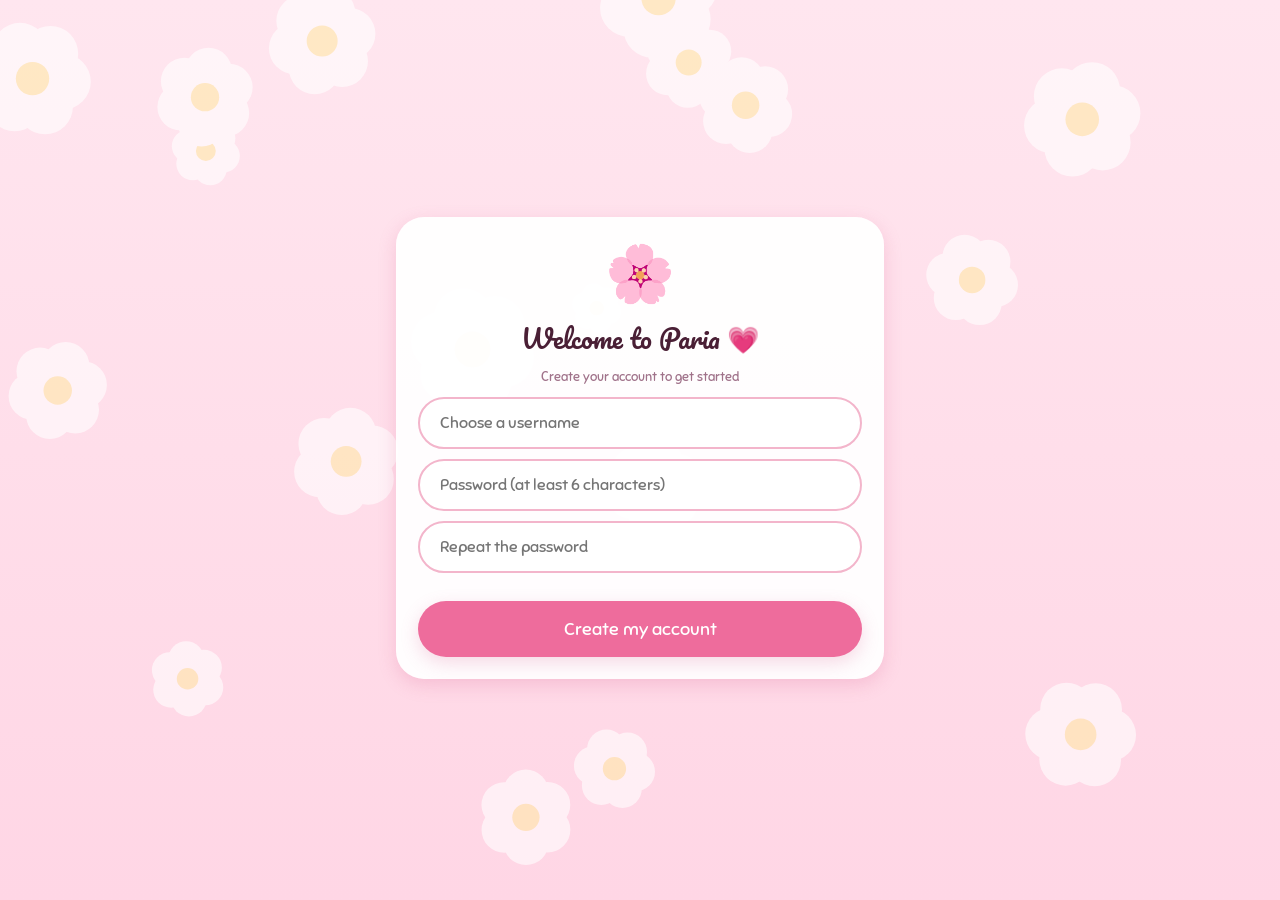
<file: index.html>
<!doctype html>
<html lang="en">
<head>
  <meta charset="utf-8">
  <meta name="viewport" content="width=device-width, initial-scale=1, viewport-fit=cover">
  <title>Paria</title>
  <meta name="apple-mobile-web-app-capable" content="yes">
  <meta name="mobile-web-app-capable" content="yes">
  <meta name="apple-mobile-web-app-title" content="Paria">
  <meta name="apple-mobile-web-app-status-bar-style" content="default">
  <meta name="theme-color" content="#FFD6E5">
  <link rel="manifest" href="manifest.webmanifest">
  <link rel="apple-touch-icon" sizes="180x180" href="icons/apple-touch-icon.png">
  <link rel="icon" type="image/png" href="icons/favicon-32.png">
  <link rel="preconnect" href="https://fonts.googleapis.com">
  <link rel="preconnect" href="https://fonts.gstatic.com" crossorigin>
  <link href="https://fonts.googleapis.com/css2?family=Pacifico&family=Sniglet&display=swap" rel="stylesheet">
  <link rel="stylesheet" href="styles.css">
</head>
<body>
  <canvas id="bg" aria-hidden="true"></canvas>
  <div id="app"></div>
  <div id="toast" role="status"></div>
  <script src="config.js"></script>
  <script src="messages.js"></script>
  <script src="app.js"></script>
</body>
</html>
</file>
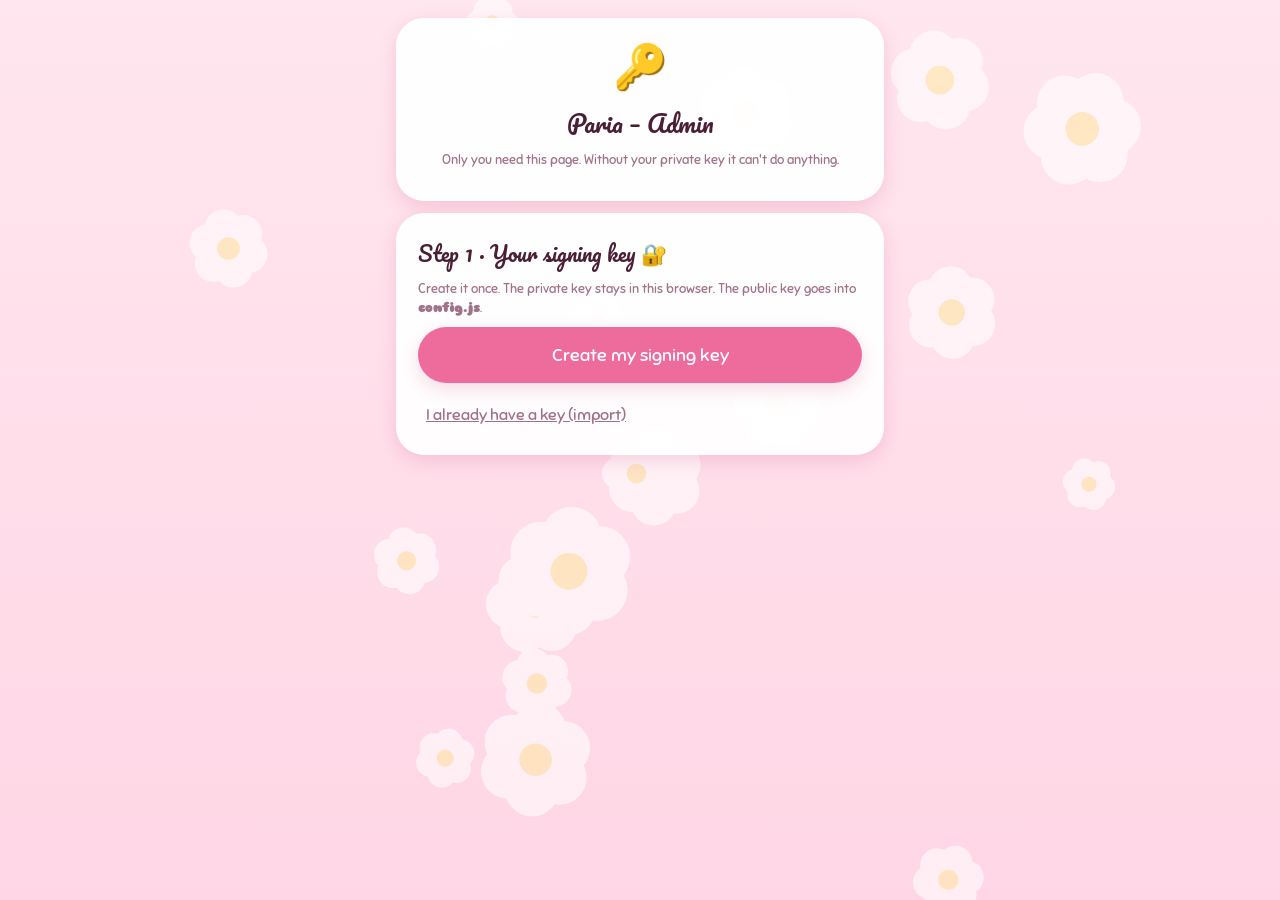
<file: admin.html>
<!doctype html>
<html lang="en">
<head>
  <meta charset="utf-8">
  <meta name="viewport" content="width=device-width, initial-scale=1, viewport-fit=cover">
  <meta name="robots" content="noindex">
  <title>Paria – Admin</title>
  <link rel="icon" type="image/png" href="icons/favicon-32.png">
  <link href="https://fonts.googleapis.com/css2?family=Pacifico&family=Sniglet&display=swap" rel="stylesheet">
  <link rel="stylesheet" href="styles.css">
  <style>
    #app{padding-bottom:40px}
    .a-card{text-align:left;margin-top:12px}
    .a-card h2{font-family:var(--display);font-weight:400;font-size:21px;margin:0 0 6px}
    .mono{font-family:ui-monospace,Menlo,monospace;font-size:12px;word-break:break-all}
    select.field{appearance:none;-webkit-appearance:none}
    .hist{border-top:2px dotted #F3B5CB;padding:10px 0}
    .hist:first-child{border-top:0}
    .ok{color:#1d7a4a}.warn{color:#B0402A}
    .row2.tight{margin-top:10px}
    .btn.small{height:42px;font-size:15px}
  </style>
</head>
<body>
<canvas id="bg" aria-hidden="true"></canvas>
<div id="app" style="display:block">
  <div class="card" style="margin-top:6px"><span class="big-emoji" style="font-size:44px">🔑</span>
    <h1 class="display" style="font-size:24px">Paria – Admin</h1>
    <p class="sub">Only you need this page. Without your private key it can't do anything.</p></div>

  <div class="card a-card" id="keyCard"></div>

  <div class="card a-card" id="approveCard" style="display:none">
    <h2>Approve a payment ✅</h2>
    <p class="sub">After you have seen the receipt on Telegram, enter her username and make the activation code.</p>
    <input class="field" id="user" placeholder="Her username" autocapitalize="none" autocorrect="off" spellcheck="false">
    <select class="field" id="months">
      <option value="1" selected>1 month</option><option value="2">2 months</option>
      <option value="3">3 months</option><option value="6">6 months</option><option value="12">12 months</option>
    </select>
    <div class="err" id="err"></div>
    <button class="btn" id="make">Approve &amp; make code</button>
    <div id="result"></div>
  </div>

  <div class="card a-card" id="histCard" style="display:none"><h2>Codes I made 🧾</h2><div id="hist"></div></div>
</div>
<div id="toast" role="status"></div>
<script src="config.js"></script>
<script>
(function(){
  'use strict';
  const cfg = window.PARIA_CONFIG || {}, enc = new TextEncoder();
  const KEY='paria_admin_priv', HIST='paria_admin_hist';
  const $ = s => document.querySelector(s);
  const esc = s => String(s).replace(/[&<>"']/g,c=>({'&':'&amp;','<':'&lt;','>':'&gt;','"':'&quot;',"'":'&#39;'}[c]));
  const get=(k,d)=>{try{const v=localStorage.getItem(k);return v===null?d:JSON.parse(v)}catch(e){return d}};
  const set=(k,v)=>localStorage.setItem(k,JSON.stringify(v));
  const dayNum=(d=new Date())=>Math.floor(Date.UTC(d.getFullYear(),d.getMonth(),d.getDate())/86400000);
  const fmt=n=>new Intl.DateTimeFormat('en-US',{timeZone:'UTC',weekday:'long',month:'long',day:'numeric',year:'numeric'}).format(new Date(n*86400000));
  const b64u=buf=>{let s='';new Uint8Array(buf).forEach(b=>s+=String.fromCharCode(b));return btoa(s).replace(/\+/g,'-').replace(/\//g,'_').replace(/=+$/,'')};
  function toast(m){const t=$('#toast');t.textContent=m;t.classList.add('show');clearTimeout(toast.t);toast.t=setTimeout(()=>t.classList.remove('show'),2400)}
  async function copy(txt){try{await navigator.clipboard.writeText(txt);return true}catch(e){const ta=document.createElement('textarea');ta.value=txt;ta.style.cssText='position:fixed;opacity:0';document.body.appendChild(ta);ta.select();let ok=false;try{ok=document.execCommand('copy')}catch(_){}ta.remove();return ok}}

  const pubOf = priv => ({kty:priv.kty,crv:priv.crv,x:priv.x,y:priv.y});
  async function genKey(){
    const kp = await crypto.subtle.generateKey({name:'ECDSA',namedCurve:'P-256'},true,['sign','verify']);
    set(KEY, await crypto.subtle.exportKey('jwk', kp.privateKey));
    renderKey();
  }
  function renderKey(){
    const priv = get(KEY,null), c = $('#keyCard');
    if(!priv){
      c.innerHTML = `<h2>Step 1 · Your signing key 🔐</h2>
        <p class="sub">Create it once. The private key stays in this browser. The public key goes into <b>config.js</b>.</p>
        <button class="btn" id="gen">Create my signing key</button>
        <button class="link" id="imp">I already have a key (import)</button>`;
      $('#approveCard').style.display='none'; $('#histCard').style.display='none';
      $('#gen').onclick = genKey;
      $('#imp').onclick = () => {
        const t = prompt('Paste your PRIVATE key backup here:'); if(!t) return;
        try{ const k=JSON.parse(t); if(!k.d||!k.x||!k.y) throw 0; set(KEY,k); renderKey(); }catch(e){ toast('That is not a valid key'); }
      };
      return;
    }
    const pub = JSON.stringify(pubOf(priv));
    const match = cfg.PUBLIC_KEY && cfg.PUBLIC_KEY.x===priv.x && cfg.PUBLIC_KEY.y===priv.y;
    c.innerHTML = `<h2>Your signing key 🔐</h2>
      <p class="${match?'ok':'warn'}">${match?'✅ The app (config.js) already has this key. You are ready to approve payments.':'⚠️ config.js does not have this public key yet. Copy the line below into config.js (PUBLIC_KEY), commit, and wait a minute.'}</p>
      <p class="sub">Public key (safe to share):</p>
      <div class="note-box mono">PUBLIC_KEY: ${esc(pub)},</div>
      <div class="row2 tight"><button class="btn small" id="cpub">Copy public key line</button><button class="btn small ghost" id="cpriv">Backup private key</button></div>
      <p class="sub" style="margin-top:10px">⚠️ “Backup private key” copies your secret key. Save it in a safe place (password manager). Anyone who has it can create codes.</p>`;
    $('#cpub').onclick = async()=>toast((await copy('PUBLIC_KEY: '+pub+','))?'Copied ✓':'Could not copy');
    $('#cpriv').onclick = async()=>{ if(confirm('This copies your SECRET key. Keep it private. Continue?')) toast((await copy(JSON.stringify(priv)))?'Private key copied ✓ save it somewhere safe':'Could not copy'); };
    $('#approveCard').style.display='block'; $('#histCard').style.display='block';
    renderHist();
  }

  async function makeCode(){
    const err=$('#err'); err.textContent='';
    const u=$('#user').value.trim().toLowerCase(), months=Number($('#months').value);
    if(!/^[a-z0-9_.]{3,24}$/.test(u)){ err.textContent="Enter her username exactly as she wrote it (3–24 letters/numbers)."; return; }
    const priv=get(KEY,null); if(!priv) return;
    const hist=get(HIST,[]); const last=hist.filter(h=>h.u===u).reduce((m,h)=>Math.max(m,h.e),0);
    const start=Math.max(dayNum(), last+1);
    const e = start + (cfg.DAYS_PER_MONTH||30)*months - 1;
    const data = enc.encode(JSON.stringify({u,e}));
    const key = await crypto.subtle.importKey('jwk',priv,{name:'ECDSA',namedCurve:'P-256'},false,['sign']);
    const sig = await crypto.subtle.sign({name:'ECDSA',hash:'SHA-256'},key,data);
    const code = 'PARIA1.'+b64u(data)+'.'+b64u(sig);
    hist.unshift({u,e,code,at:Date.now()}); set(HIST,hist.slice(0,100));
    showResult(u,e,code); renderHist();
  }
  const msgFor=(e,code)=>`Hi Paria 💗 Thank you! Your access is open until ${fmt(e)}.\nIn the app tap “Unlock for 1 month”, paste this code and you are in:\n\n${code}`;
  function showResult(u,e,code){
    $('#result').innerHTML = `<div class="note-box"><b class="ok">✅ Approved: ${esc(u)}</b><br>Access until <b>${esc(fmt(e))}</b></div>
      <p class="sub" style="margin-top:10px">Code:</p><div class="note-box mono" id="codebox">${esc(code)}</div>
      <div class="row2 tight"><button class="btn small" id="ccode">Copy code</button><button class="btn small ghost" id="cmsg">Copy message</button></div>
      <a class="btn small ghost" style="margin-top:10px" target="_blank" rel="noopener" href="https://t.me/share/url?url=%20&text=${encodeURIComponent(msgFor(e,code))}">Send on Telegram ✈️</a>`;
    $('#ccode').onclick=async()=>toast((await copy(code))?'Code copied ✓':'Could not copy');
    $('#cmsg').onclick=async()=>toast((await copy(msgFor(e,code)))?'Message copied ✓':'Could not copy');
  }
  function renderHist(){
    const h=get(HIST,[]);
    $('#hist').innerHTML = h.length ? h.map((x,i)=>`<div class="hist"><b>${esc(x.u)}</b> · until ${esc(fmt(x.e))}
      <div class="row2 tight"><button class="btn small ghost" data-c="${i}">Copy code</button><button class="btn small ghost" data-m="${i}">Copy message</button></div></div>`).join('')
      : '<p class="sub">Nothing yet.</p>';
    document.querySelectorAll('[data-c]').forEach(b=>b.onclick=async()=>toast((await copy(h[b.dataset.c].code))?'Code copied ✓':'Could not copy'));
    document.querySelectorAll('[data-m]').forEach(b=>b.onclick=async()=>{const x=h[b.dataset.m];toast((await copy(msgFor(x.e,x.code)))?'Message copied ✓':'Could not copy')});
  }
  $('#make').onclick = () => makeCode().catch(()=>{$('#err').textContent='Something went wrong. Try again.'});
  renderKey();

  // same flowers as the app
  (function(){const c=$('#bg'),x=c.getContext('2d');let s=11;const r=()=>{s|=0;s=s+0x6D2B79F5|0;let t=Math.imul(s^s>>>15,1|s);t=t+Math.imul(t^t>>>7,61|t)^t;return((t^t>>>14)>>>0)/4294967296};
    const f=Array.from({length:18},()=>({x:r(),y:r(),r:22+r()*40,p:r()*360}));
    function d(){const dpr=devicePixelRatio||1,w=innerWidth,h=innerHeight;c.width=w*dpr;c.height=h*dpr;x.setTransform(dpr,0,0,dpr,0,0);
      f.forEach(q=>{x.fillStyle='#fff';for(let i=0;i<6;i++){const a=(q.p+i*60)*Math.PI/180;x.beginPath();x.arc(q.x*w+q.r*.55*Math.cos(a),q.y*h+q.r*.55*Math.sin(a),q.r*.5,0,6.2832);x.fill()}x.fillStyle='#FFE9A8';x.beginPath();x.arc(q.x*w,q.y*h,q.r*.3,0,6.2832);x.fill()})}
    d();addEventListener('resize',d)})();
})();
</script>
</body>
</html>
</file>
<file: styles.css>
:root{
  --bg:#FFD6E5; --bg2:#FFE6EF;
  --card:rgba(255,255,255,.94);
  --primary:#EE6C9C; --primary-d:#D9507F; --on-primary:#fff;
  --text:#4A1F35; --subtle:#A0728A;
  --shadow:0 6px 18px rgba(214,90,140,.22);
  --display:'Pacifico','Snell Roundhand','Brush Script MT',cursive;
  --body:'Sniglet','Avenir Next Rounded','Trebuchet MS',system-ui,sans-serif;
}
*{box-sizing:border-box;-webkit-tap-highlight-color:transparent}
html,body{margin:0;height:100%}
body{
  font-family:var(--body);color:var(--text);
  background:linear-gradient(180deg,var(--bg2) 0%,var(--bg) 100%) fixed;
  -webkit-text-size-adjust:100%;overscroll-behavior:none;
}
#bg{position:fixed;inset:0;width:100%;height:100%;opacity:.6;z-index:0;pointer-events:none}
#app{position:relative;z-index:1;max-width:520px;margin:0 auto;min-height:100dvh;
  padding:calc(env(safe-area-inset-top) + 12px) 16px 16px}
.screen{min-height:calc(100dvh - env(safe-area-inset-top) - 28px);display:flex;flex-direction:column;justify-content:center;
  animation:pop .45s cubic-bezier(.2,.9,.3,1.2)}
@keyframes pop{from{opacity:0;transform:scale(.92)}to{opacity:1;transform:none}}
.card{background:var(--card);border-radius:28px;padding:22px;box-shadow:var(--shadow);text-align:center}
.card+.card{margin-top:12px}
.display{font-family:var(--display);font-weight:400;line-height:1.5;margin:10px 0}
h1.display{font-size:26px} h2.display{font-size:24px}
p{margin:8px 0;line-height:1.5}
.sub{color:var(--subtle);font-size:13px}
.big-emoji{font-size:56px;display:block;animation:bob 2.4s ease-in-out infinite}
@keyframes bob{0%,100%{transform:translateY(-6px)}50%{transform:translateY(6px)}}

.btn{appearance:none;border:0;cursor:pointer;display:flex;align-items:center;justify-content:center;gap:6px;
  width:100%;height:56px;border-radius:999px;font:inherit;font-size:18px;text-decoration:none;
  background:var(--primary);color:var(--on-primary);box-shadow:var(--shadow);transition:transform .12s}
.btn:active{transform:scale(.94)}
.btn.ghost{background:#fff;color:var(--text)}
.btn+.btn,.btn+.row2,.row2+.btn,.field+.btn{margin-top:10px}
.row2{display:flex;gap:12px;margin-top:22px}
.row2 .btn{flex:1}
.link{background:none;border:0;font:inherit;color:var(--subtle);text-decoration:underline;margin-top:14px;padding:8px;cursor:pointer}
.field{display:block;width:100%;height:52px;border-radius:999px;border:2px solid #F3B5CB;background:#fff;
  padding:0 20px;font:inherit;font-size:16px;color:var(--text);outline:none;margin-top:10px}
.field:focus{border-color:var(--primary)}
textarea.field{height:92px;border-radius:22px;padding:12px 16px;resize:none;word-break:break-all}
.err{color:#C2305E;min-height:20px;font-size:14px;margin-top:8px}

.copyrow{display:flex;align-items:center;justify-content:space-between;gap:8px;text-align:left;
  background:#FFF0F6;border:2px dashed #F3B5CB;border-radius:20px;padding:12px 16px;margin-top:10px;cursor:pointer}
.copyrow:active{background:#FFE0EC}
.copyrow .lbl{font-size:12px;color:var(--subtle);display:block}
.copyrow .val{font-size:19px;color:var(--text);letter-spacing:.3px}
.copyrow .tap{font-size:12px;color:var(--primary-d);white-space:nowrap}
hr{border:0;border-top:2px dotted #F3B5CB;margin:18px 0}

/* home */
.home{min-height:100dvh;display:block;padding-bottom:calc(86px + env(safe-area-inset-bottom));animation:pop .45s}
.date-fa{font-size:17px;direction:rtl;unicode-bidi:plaintext;font-family:system-ui,'Geeza Pro','Tahoma',sans-serif}
.date-en{color:var(--subtle);font-size:13px}
.hey{font-family:var(--display);font-size:19px;line-height:1.6;margin-top:8px}
.actions{display:flex;gap:10px;align-items:center;margin:10px 0}
.round{flex:none;width:56px;height:56px;border-radius:50%;border:0;background:#fff;box-shadow:var(--shadow);font-size:24px;cursor:pointer}
.round:active{transform:scale(.92)}
.prog{background:var(--card);border-radius:22px;padding:12px 18px;box-shadow:var(--shadow)}
.prog .top{display:flex;justify-content:space-between;font-size:15px}
.bar{height:10px;border-radius:99px;background:rgba(238,108,156,.2);margin-top:8px;overflow:hidden}
.bar>i{display:block;height:100%;background:var(--primary);border-radius:99px;transition:width .4s}
.chips{display:flex;gap:8px;margin:10px 0 4px;overflow-x:auto;padding-bottom:4px;scrollbar-width:none}
.chips::-webkit-scrollbar{display:none}
.chip{flex:none;border:0;border-radius:999px;background:var(--card);color:var(--text);font:inherit;font-size:15px;padding:9px 16px;cursor:pointer}
.chip.on{background:var(--primary);color:var(--on-primary)}
.list{display:flex;flex-direction:column;gap:10px;margin:10px 0}
.row{display:flex;align-items:center;gap:6px;background:var(--card);border-radius:20px;padding:8px 6px;box-shadow:0 3px 10px rgba(214,90,140,.15);animation:pop .3s}
.chk{flex:none;width:30px;height:30px;margin:0 6px;border-radius:50%;border:2.5px solid var(--subtle);background:#fff;color:#fff;font-size:17px;line-height:1;cursor:pointer;padding:0}
.row.done .chk{background:var(--primary);border-color:var(--primary)}
.pri{flex:none;border:0;background:none;font-size:19px;padding:6px;border-radius:50%;cursor:pointer}
.txt{flex:1;min-width:0;padding:0 4px;text-align:left}
.title{font-size:17px;word-break:break-word}
.row.done .title{text-decoration:line-through;opacity:.5}
.note{font-size:11px;color:var(--subtle)}
.del{flex:none;border:0;background:none;font-size:18px;opacity:.6;padding:8px;cursor:pointer}
.empty{text-align:center;padding:30px 0}
.empty .big-emoji{font-size:48px}
.sect{font-size:15px;margin:6px 0 0 4px}
.legend{font-size:11px;color:var(--subtle);text-align:center;margin:6px 0 4px}
.addbar{position:sticky;bottom:calc(76px + env(safe-area-inset-bottom));background:linear-gradient(180deg,transparent,var(--bg) 35%);padding-top:6px}
.addrow{display:flex;gap:8px;align-items:center;padding-bottom:6px}
.addrow .field{margin:0;flex:1;min-width:0;height:52px}
.addrow .round{width:52px;height:52px}
.addrow .go{background:var(--primary);color:#fff;font-size:28px;line-height:1}
.nav{position:fixed;left:0;right:0;bottom:0;z-index:5;display:flex;justify-content:center;background:rgba(255,255,255,.96);
  padding:8px 16px calc(8px + env(safe-area-inset-bottom));box-shadow:0 -4px 16px rgba(214,90,140,.18)}
.nav .in{display:flex;gap:10px;width:100%;max-width:520px}
.nav button{flex:1;border:0;background:none;font:inherit;font-size:13px;color:var(--subtle);padding:6px;border-radius:18px;cursor:pointer}
.nav button b{display:block;font-size:22px;font-weight:400}
.nav button.on{background:rgba(238,108,156,.22);color:var(--text)}
.hhead{display:flex;align-items:center;gap:8px}
.hhead .mid{flex:1}
.hhead .round{width:44px;height:44px;font-size:16px}
.rel{font-family:var(--display);color:var(--primary-d);font-size:15px}
.pick{position:relative;overflow:hidden}
.pick input{position:absolute;inset:0;opacity:0;width:100%;height:100%;font-size:16px}

/* modal */
.modal{position:fixed;inset:0;z-index:20;background:rgba(74,31,53,.35);display:flex;align-items:center;justify-content:center;padding:20px;animation:fade .2s}
@keyframes fade{from{opacity:0}to{opacity:1}}
.modal .card{width:100%;max-width:420px;max-height:88dvh;overflow:auto;text-align:left}
.modal h3{font-family:var(--display);font-weight:400;font-size:22px;margin:0 0 8px}
.modal .btn{margin-top:10px;height:50px;font-size:16px}
.note-box{background:#FFF0F6;border-radius:18px;padding:12px 14px;font-size:14px;line-height:1.5;margin-top:10px}
#toast{position:fixed;left:50%;bottom:calc(100px + env(safe-area-inset-bottom));transform:translate(-50%,20px);z-index:30;
  background:var(--text);color:#fff;padding:10px 18px;border-radius:999px;font-size:15px;opacity:0;pointer-events:none;transition:.25s;max-width:90%;text-align:center}
#toast.show{opacity:1;transform:translate(-50%,0)}
.install{margin-top:12px;font-size:14px;background:#fff;border-radius:20px;padding:12px 14px;box-shadow:var(--shadow);text-align:center}
.actions .btn{flex:1;width:auto}
.list .row .chk,.list .row .pri{touch-action:manipulation}
</file>
